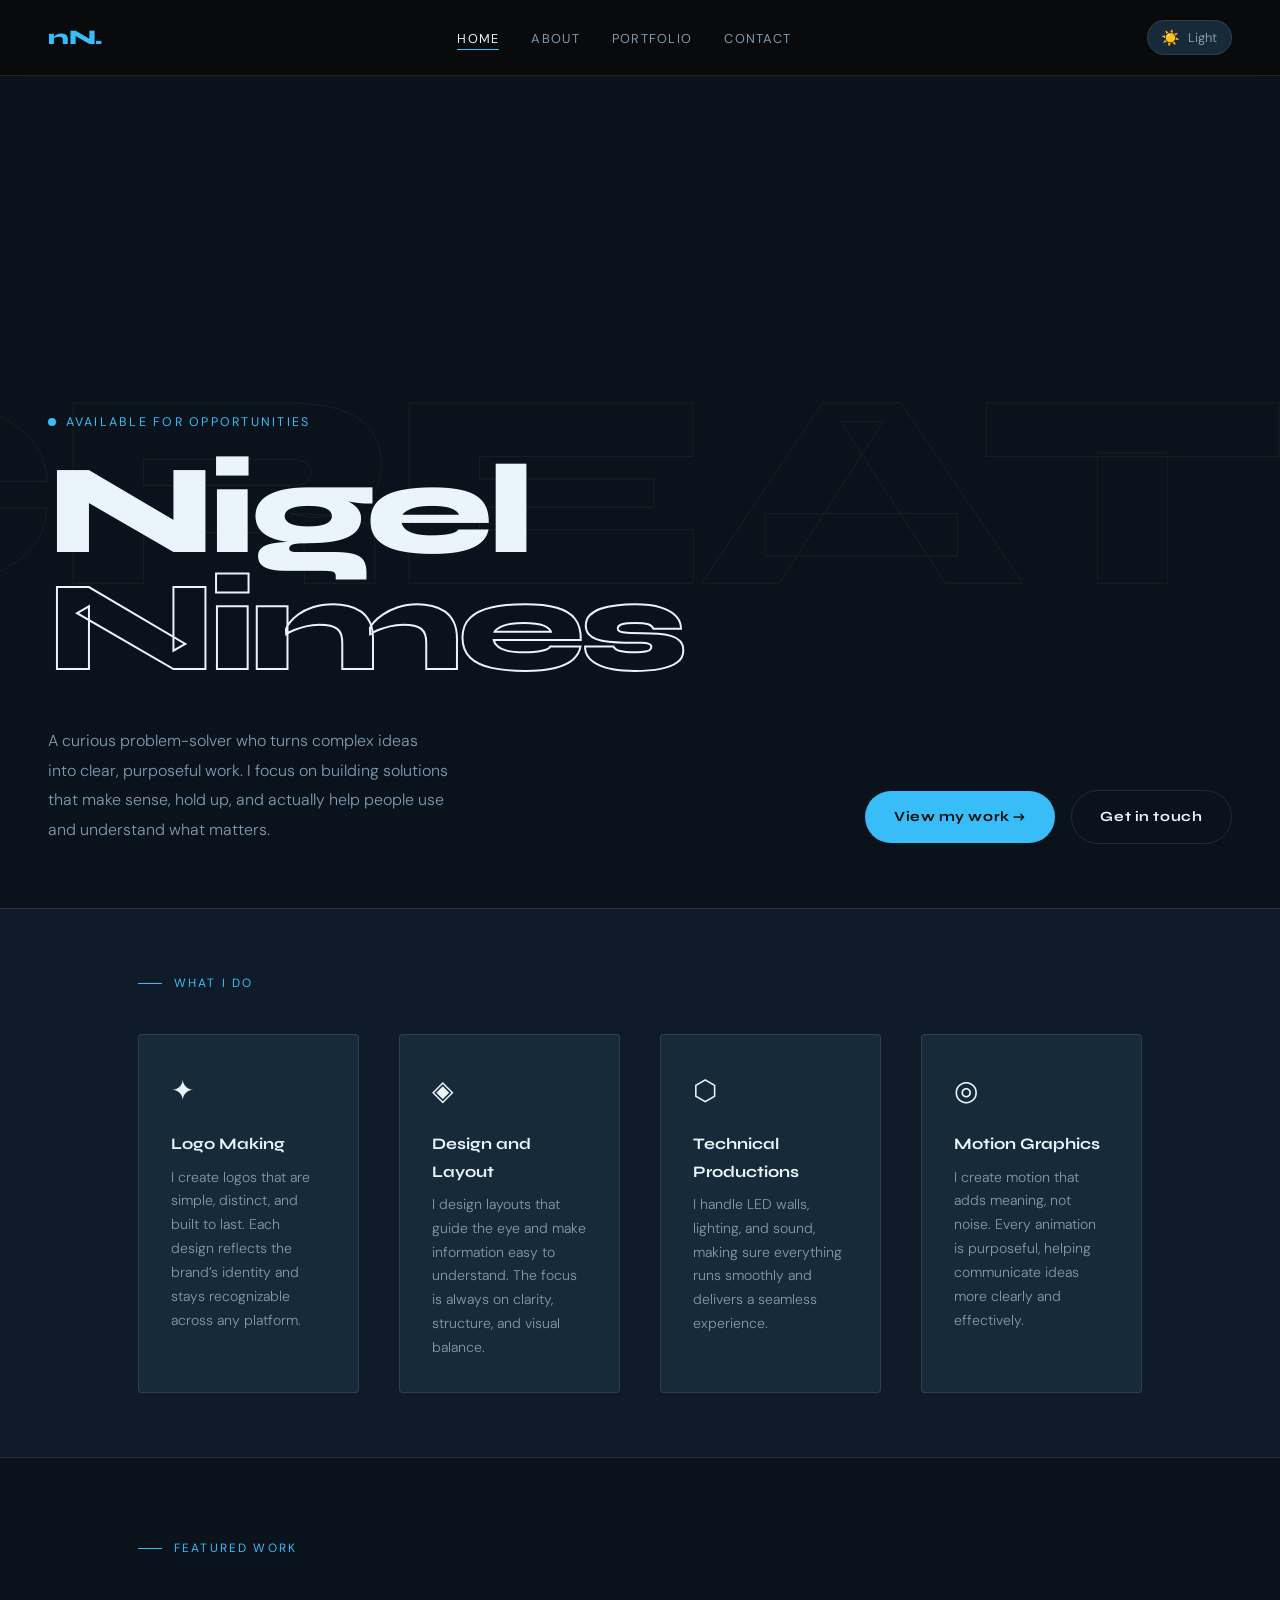
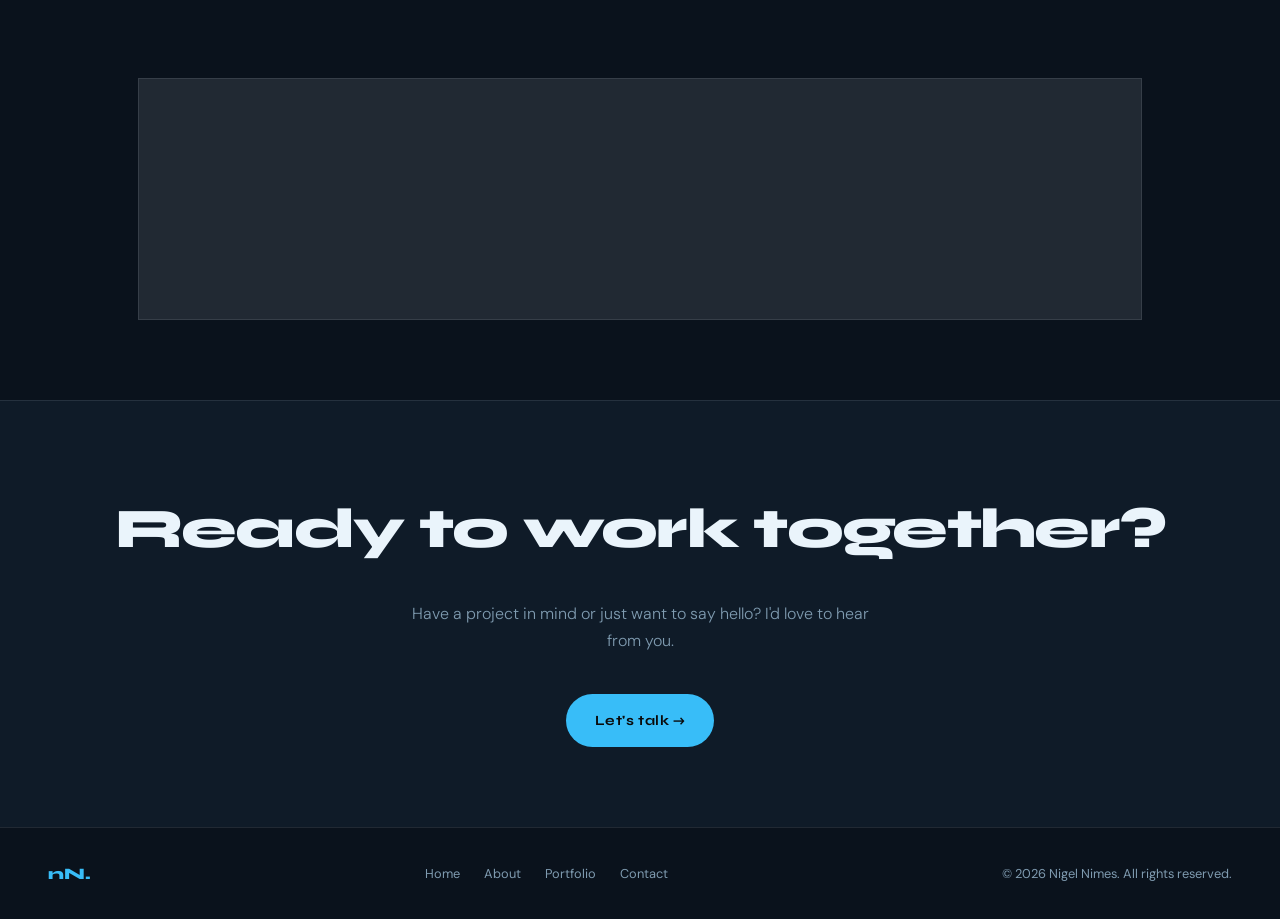
<file: index.html>
<!DOCTYPE html>
<html lang="en">
<head>
  <meta charset="UTF-8"/>
  <meta name="viewport" content="width=device-width, initial-scale=1.0"/>
  <title>Nigel Nimes — Portfolio</title>
  <link rel="preconnect" href="https://fonts.googleapis.com"/>
  <link href="https://fonts.googleapis.com/css2?family=Syne:wght@400;700;800&family=DM+Sans:ital,wght@0,300;0,400;0,500;1,300&display=swap" rel="stylesheet"/>
  <link rel="stylesheet" href="css/style.css"/>
  <style>
    .hero {
      min-height: calc(100vh - 68px);
      display: flex;
      flex-direction: column;
      justify-content: flex-end;
      padding: 4rem 3rem;
      position: relative;
      overflow: hidden;
    }

    .hero-watermark {
      position: absolute;
      top: 50%; left: 50%;
      transform: translate(-50%, -50%);
      font-family: var(--font-display);
      font-size: clamp(7rem, 22vw, 20rem);
      font-weight: 800;
      color: transparent;
      -webkit-text-stroke: 1px rgba(232,255,71,0.06);
      white-space: nowrap;
      pointer-events: none;
      user-select: none;
      letter-spacing: -0.04em;
      line-height: 1;
      transition: -webkit-text-stroke-color var(--transition);
    }

    body.light .hero-watermark {
      -webkit-text-stroke-color: rgba(92,122,0,0.07);
    }

    .hero-tag {
      font-size: 0.78rem;
      letter-spacing: 0.18em;
      text-transform: uppercase;
      color: var(--accent);
      margin-bottom: 1.25rem;
      display: flex;
      align-items: center;
      gap: 0.6rem;
      transition: color var(--transition);
    }

    .hero-tag::before {
      content: '';
      display: inline-block;
      width: 8px; height: 8px;
      border-radius: 50%;
      background: var(--accent);
      animation: pulse 2s infinite;
      transition: background var(--transition);
    }

    @keyframes pulse {
      0%, 100% { opacity: 1; transform: scale(1); }
      50% { opacity: 0.5; transform: scale(0.7); }
    }

    .hero-title {
      font-family: var(--font-display);
      font-size: clamp(3.5rem, 10vw, 9rem);
      font-weight: 800;
      line-height: 0.91;
      letter-spacing: -0.04em;
      margin-bottom: 2.5rem;
    }

    .hero-title .outline {
      color: transparent;
      -webkit-text-stroke: 2px var(--text);
      transition: -webkit-text-stroke-color var(--transition);
    }

    .hero-bottom {
      display: flex;
      justify-content: space-between;
      align-items: flex-end;
      gap: 2rem;
      flex-wrap: wrap;
    }

    .hero-desc {
      max-width: 400px;
      color: var(--muted);
      font-size: 1rem;
      font-weight: 300;
      line-height: 1.85;
    }

    .hero-actions { display: flex; gap: 1rem; align-items: center; flex-wrap: wrap; }

    .services-strip {
      padding: 4rem 3rem;
      border-top: 1px solid var(--border);
      border-bottom: 1px solid var(--border);
      background: var(--bg2);
      transition: background var(--transition), border-color var(--transition);
    }

    .services-grid {
      display: grid;
      grid-template-columns: repeat(auto-fit, minmax(200px, 1fr));
      gap: 2.5rem;
      margin-top: 2.5rem;
    }

    .service-card {
      padding: 2rem;
      border: 1px solid var(--border);
      border-radius: var(--radius);
      background: var(--bg3);
      transition: border-color 0.25s, background var(--transition);
    }

    .service-card:hover { border-color: var(--accent); }

    .service-icon {
      font-size: 1.75rem;
      margin-bottom: 1rem;
    }

    .service-name {
      font-family: var(--font-display);
      font-weight: 700;
      font-size: 1rem;
      margin-bottom: 0.5rem;
    }

    .service-desc {
      font-size: 0.88rem;
      color: var(--muted);
      font-weight: 300;
      line-height: 1.7;
    }

    .featured { padding: 5rem 3rem; }

    .featured-grid {
      display: grid;
      grid-template-columns: repeat(3, 1fr);
      gap: 1px;
      background: var(--border);
      border: 1px solid var(--border);
    }

    .featured-card {
      background: var(--bg);
      padding: 2rem;
      display: flex;
      flex-direction: column;
      gap: 1rem;
      transition: background 0.25s;
      cursor: pointer;
      position: relative;
      overflow: hidden;
      min-height: 240px;
      justify-content: space-between;
    }

    .featured-card::after {
      content: '';
      position: absolute;
      bottom: 0; left: 0; right: 0;
      height: 3px;
      background: var(--accent);
      transform: scaleX(0);
      transform-origin: left;
      transition: transform 0.3s ease;
    }

    .featured-card:hover { background: var(--bg2); }
    .featured-card:hover::after { transform: scaleX(1); }

    .featured-num {
      font-size: 0.7rem;
      letter-spacing: 0.1em;
      color: var(--muted);
      font-family: var(--font-display);
      font-weight: 700;
    }

    .featured-title {
      font-family: var(--font-display);
      font-size: 1.3rem;
      font-weight: 800;
      letter-spacing: -0.02em;
      line-height: 1.15;
    }

    .featured-tag {
      font-size: 0.72rem;
      letter-spacing: 0.07em;
      text-transform: uppercase;
      padding: 0.28rem 0.7rem;
      border-radius: 100px;
      background: var(--bg3);
      color: var(--muted);
      display: inline-block;
      transition: background var(--transition);
    }

    .cta-band {
      padding: 5rem 3rem;
      background: var(--bg2);
      border-top: 1px solid var(--border);
      text-align: center;
      transition: background var(--transition), border-color var(--transition);
    }

    .cta-band h2 {
      font-family: var(--font-display);
      font-size: clamp(2rem, 5vw, 3.5rem);
      font-weight: 800;
      letter-spacing: -0.03em;
      margin-bottom: 1.5rem;
    }

    .cta-band p {
      color: var(--muted);
      max-width: 480px;
      margin: 0 auto 2.5rem;
      font-weight: 300;
    }

    @media (max-width: 900px) {
      .hero { padding: 3rem 1.5rem; }
      .services-strip, .featured, .cta-band { padding: 3rem 1.5rem; }
      .featured-grid { grid-template-columns: 1fr; }
      .services-grid { grid-template-columns: 1fr 1fr; }
    }

    @media (max-width: 600px) {
      .services-grid { grid-template-columns: 1fr; }
    }
  </style>
</head>
<body>

  <nav>
    <a href="index.html" class="nav-logo">nN.</a>
    <ul class="nav-links">
      <li><a href="index.html">Home</a></li>
      <li><a href="pages/about.html">About</a></li>
      <li><a href="pages/portfolio.html">Portfolio</a></li>
      <li><a href="pages/contact.html">Contact</a></li>
    </ul>
    <button class="theme-toggle" onclick="toggleTheme()">
      <span class="theme-icon">☀️</span>
      <span class="theme-label">Light</span>
    </button>
  </nav>

  <section class="hero">
    <div class="hero-watermark">CREATE</div>
    <p class="hero-tag">Available for opportunities</p>
    <h1 class="hero-title">
      Nigel<br>
      <span class="outline">Nimes</span><br>
    
    </h1>
    <div class="hero-bottom">
      <p class="hero-desc">
A curious problem-solver who turns complex ideas into clear, purposeful work. I focus on building solutions that make sense, hold up, and actually help people use and understand what matters.      </p>
      <div class="hero-actions">
        <a href="pages/portfolio.html" class="btn btn-primary">View my work →</a>
        <a href="pages/contact.html" class="btn btn-outline">Get in touch</a>
      </div>
    </div>
  </section>

  <div class="services-strip">
    <div class="container">
      <p class="section-label reveal">What I do</p>
      <div class="services-grid">
        <div class="service-card reveal">
          <div class="service-icon">✦</div>
          <div class="service-name">Logo Making</div>
          <p class="service-desc">I create logos that are simple, distinct, and built to last. Each design reflects the brand’s identity and stays recognizable across any platform.</p>
        </div>
        <div class="service-card reveal">
          <div class="service-icon">◈</div>
          <div class="service-name">Design and Layout</div>
          <p class="service-desc">I design layouts that guide the eye and make information easy to understand. The focus is always on clarity, structure, and visual balance.</p>
        </div>
        <div class="service-card reveal">
          <div class="service-icon">⬡</div>
          <div class="service-name">Technical Productions</div>
          <p class="service-desc">I handle LED walls, lighting, and sound, making sure everything runs smoothly and delivers a seamless experience.</p>
        </div>
        <div class="service-card reveal">
          <div class="service-icon">◎</div>
          <div class="service-name">Motion Graphics</div>
          <p class="service-desc">I create motion that adds meaning, not noise. Every animation is purposeful, helping communicate ideas more clearly and effectively.</p>
        </div>
      </div>
    </div>
  </div>

  <section class="featured">
    <div class="container">
      <p class="section-label reveal">Featured work</p>
      <h2 class="section-title reveal">Selected projects.</h2>
      <div class="featured-grid">
        <a href="pages/portfolio.html" class="featured-card reveal">
          <span class="featured-num">01</span>
          <div>
            <h3 class="featured-title">Duaw Davao</h3>
            <span class="featured-tag">Motion Graphics</span>
          </div>
        </a>
        
        <a href="pages/portfolio.html" class="featured-card reveal">
          <span class="featured-num">02</span>
          <div>
            <h3 class="featured-title">Ateneo PE Day</h3>
            <span class="featured-tag">Events</span>
          </div>
        </a>
        <a href="pages/portfolio.html" class="featured-card reveal">
          <span class="featured-num">03</span>
          <div>
            <h3 class="featured-title">Meralco Rebranding</h3>
            <span class="featured-tag">Branding</span>
          </div>
        </a>
      </div>
    </div>
  </section>

  <div class="cta-band">
    <h2 class="reveal">Ready to work together?</h2>
    <p class="reveal">Have a project in mind or just want to say hello? I'd love to hear from you.</p>
    <a href="pages/contact.html" class="btn btn-primary reveal">Let's talk →</a>
  </div>

  <footer>
    <a href="index.html" class="footer-logo">nN.</a>
    <ul class="footer-links">
      <li><a href="index.html">Home</a></li>
      <li><a href="pages/about.html">About</a></li>
      <li><a href="pages/portfolio.html">Portfolio</a></li>
      <li><a href="pages/contact.html">Contact</a></li>
    </ul>
    <span>© 2026 Nigel Nimes. All rights reserved.</span>
  </footer>

  <script src="js/main.js"></script>
</body>
</html>
</file>
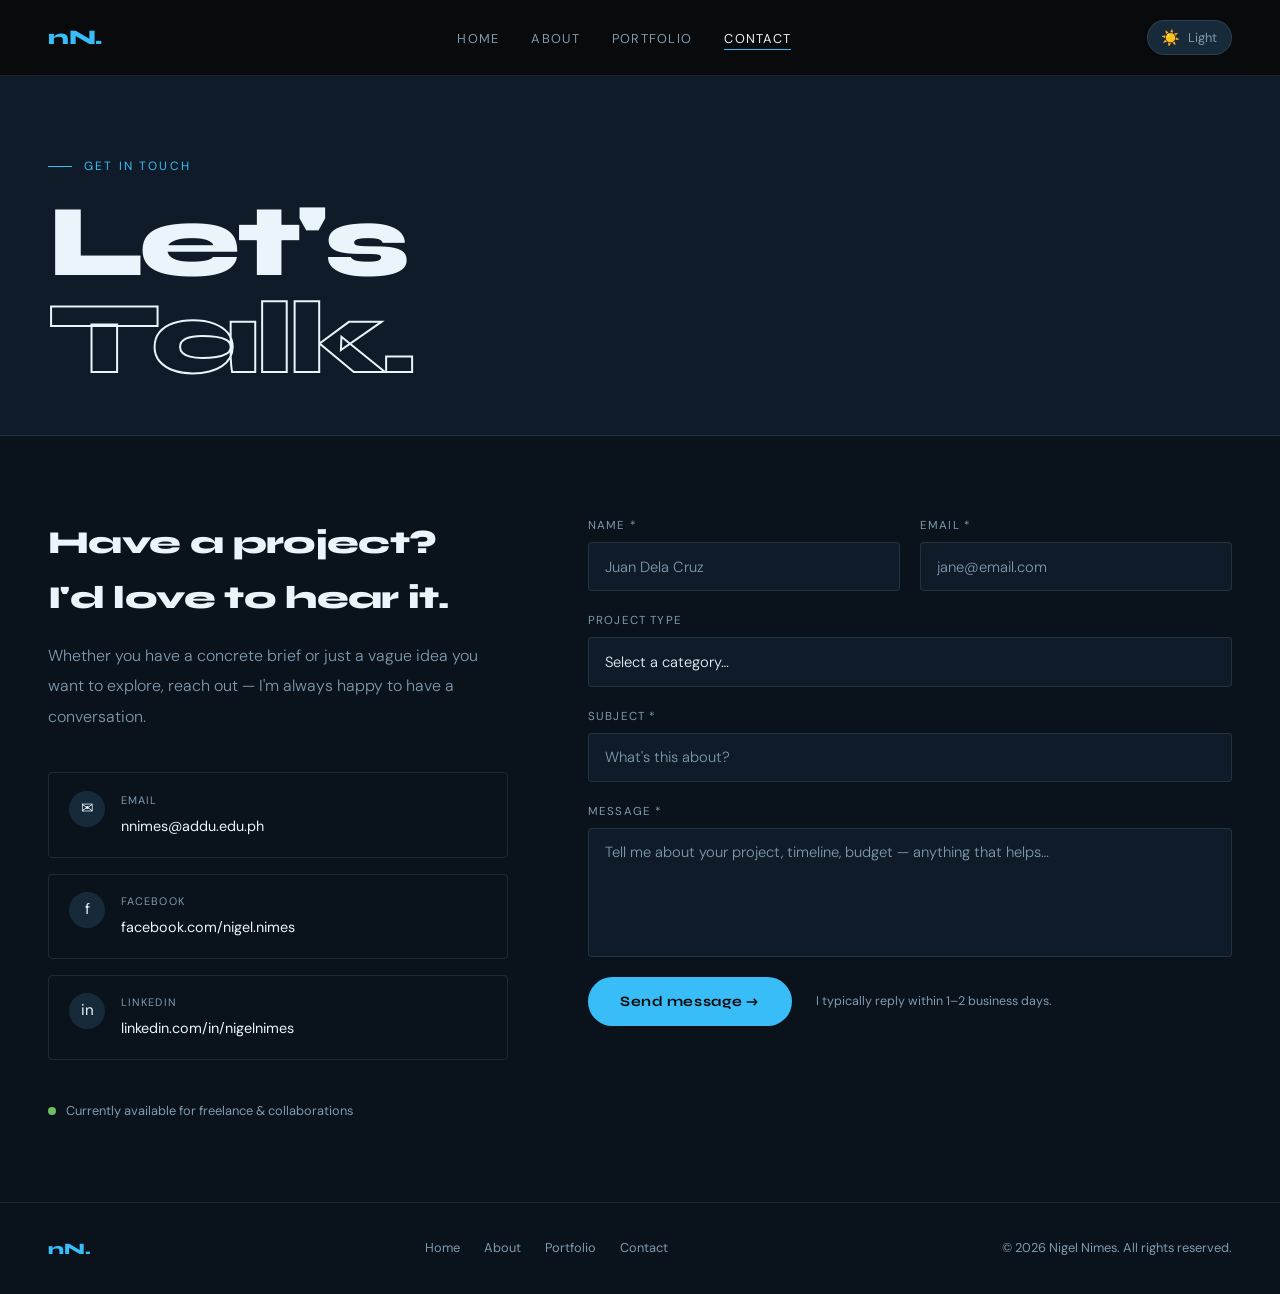
<file: pages/contact.html>
<!DOCTYPE html>
<html lang="en">
<head>
  <meta charset="UTF-8"/>
  <meta name="viewport" content="width=device-width, initial-scale=1.0"/>
  <title>Contact Me</title>
  <link rel="preconnect" href="https://fonts.googleapis.com"/>
  <link href="https://fonts.googleapis.com/css2?family=Syne:wght@400;700;800&family=DM+Sans:ital,wght@0,300;0,400;0,500;1,300&display=swap" rel="stylesheet"/>
  <link rel="stylesheet" href="../css/style.css"/>
  <style>
    .page-header {
      padding: 5rem 3rem 3rem;
      border-bottom: 1px solid var(--border);
      background: var(--bg2);
      transition: background var(--transition), border-color var(--transition);
    }

    .page-header h1 {
      font-family: var(--font-display);
      font-size: clamp(3rem, 8vw, 6.5rem);
      font-weight: 800;
      letter-spacing: -0.04em;
      line-height: 0.95;
    }

    .page-header h1 span {
      color: transparent;
      -webkit-text-stroke: 2px var(--text);
      transition: -webkit-text-stroke-color var(--transition);
    }

    .contact-section { padding: 5rem 3rem; }

    .contact-grid {
      display: grid;
      grid-template-columns: 1fr 1.4fr;
      gap: 5rem;
      align-items: start;
    }

    .contact-info h2 {
      font-family: var(--font-display);
      font-size: clamp(1.4rem, 3vw, 2rem);
      font-weight: 800;
      letter-spacing: -0.02em;
      margin-bottom: 1rem;
    }

    .contact-info > p {
      color: var(--muted);
      font-weight: 300;
      line-height: 1.9;
      margin-bottom: 2.5rem;
    }

    .contact-details { display: flex; flex-direction: column; gap: 1rem; margin-bottom: 2.5rem; }

    .contact-item {
      display: flex;
      align-items: flex-start;
      gap: 1rem;
      padding: 1.1rem 1.25rem;
      border: 1px solid var(--border);
      border-radius: var(--radius);
      text-decoration: none;
      color: var(--text);
      transition: border-color 0.2s, background 0.2s, border-color var(--transition);
    }

    .contact-item:hover {
      border-color: var(--accent);
      background: rgba(232,255,71,0.04);
    }

    body.light .contact-item:hover {
      background: rgba(92,122,0,0.04);
    }

    .contact-item-icon {
      width: 36px; height: 36px;
      border-radius: 50%;
      background: var(--bg3);
      display: flex;
      align-items: center;
      justify-content: center;
      font-size: 0.95rem;
      flex-shrink: 0;
      transition: background var(--transition);
    }

    .contact-item-text { }

    .contact-item-label {
      font-size: 0.68rem;
      letter-spacing: 0.1em;
      text-transform: uppercase;
      color: var(--muted);
      display: block;
      margin-bottom: 0.15rem;
    }

    .contact-item-value {
      font-size: 0.9rem;
      font-weight: 400;
    }

    .availability {
      display: flex;
      align-items: center;
      gap: 0.6rem;
      font-size: 0.8rem;
      color: var(--muted);
    }

    .avail-dot {
      width: 8px; height: 8px;
      border-radius: 50%;
      background: #6dbf67;
      animation: pulse 2s infinite;
    }

    @keyframes pulse {
      0%, 100% { opacity: 1; transform: scale(1); }
      50% { opacity: 0.5; transform: scale(0.7); }
    }

    .contact-form { display: flex; flex-direction: column; gap: 1.25rem; }

    .form-row { display: grid; grid-template-columns: 1fr 1fr; gap: 1.25rem; }

    .form-group { display: flex; flex-direction: column; gap: 0.4rem; }

    .form-group label {
      font-size: 0.72rem;
      letter-spacing: 0.1em;
      text-transform: uppercase;
      color: var(--muted);
    }

    .form-group input,
    .form-group textarea,
    .form-group select {
      background: var(--bg2);
      border: 1px solid var(--border);
      border-radius: var(--radius);
      padding: 0.85rem 1rem;
      color: var(--text);
      font-family: var(--font-body);
      font-size: 0.92rem;
      font-weight: 300;
      outline: none;
      transition: border-color 0.2s, background var(--transition), color var(--transition);
      resize: none;
      appearance: none;
    }

    .form-group input::placeholder,
    .form-group textarea::placeholder { color: var(--muted); }

    .form-group input:focus,
    .form-group textarea:focus,
    .form-group select:focus { border-color: var(--accent); }

    .form-group input.error,
    .form-group textarea.error { border-color: #e24b4a; }

    .field-error {
      font-size: 0.72rem;
      color: #e24b4a;
      display: none;
      margin-top: 0.2rem;
    }

    .form-group select option { background: var(--bg); color: var(--text); }

    .btn-submit {
      background: var(--accent);
      color: #0a0a0a;
      font-family: var(--font-display);
      font-weight: 700;
      font-size: 0.9rem;
      letter-spacing: 0.04em;
      padding: 1rem 2rem;
      border: none;
      border-radius: 100px;
      cursor: pointer;
      align-self: flex-start;
      transition: transform 0.2s, background 0.2s;
    }

    .btn-submit:hover { transform: scale(1.04); background: var(--accent-dark); }
    .btn-submit:disabled { opacity: 0.7; cursor: not-allowed; transform: none; }

    .form-note {
      font-size: 0.78rem;
      color: var(--muted);
      align-self: center;
    }

    .map-section {
      padding: 0 3rem 5rem;
    }

    .map-placeholder {
      background: var(--bg2);
      border: 1px solid var(--border);
      border-radius: var(--radius);
      height: 200px;
      display: flex;
      align-items: center;
      justify-content: center;
      flex-direction: column;
      gap: 0.75rem;
      color: var(--muted);
      font-size: 0.85rem;
      transition: background var(--transition), border-color var(--transition);
    }

    .map-placeholder span { font-size: 1.5rem; }

    @media (max-width: 900px) {
      .page-header, .contact-section, .map-section { padding-left: 1.5rem; padding-right: 1.5rem; }
      .contact-grid { grid-template-columns: 1fr; gap: 3rem; }
      .form-row { grid-template-columns: 1fr; }
    }
  </style>
</head>
<body>

  <nav>
    <a href="../index.html" class="nav-logo">nN.</a>
    <ul class="nav-links">
      <li><a href="../index.html">Home</a></li>
      <li><a href="about.html">About</a></li>
      <li><a href="portfolio.html">Portfolio</a></li>
      <li><a href="contact.html">Contact</a></li>
    </ul>
    <button class="theme-toggle" onclick="toggleTheme()">
      <span class="theme-icon">☀️</span>
      <span class="theme-label">Light</span>
    </button>
  </nav>

  <div class="page-header">
    <p class="section-label">Get in touch</p>
    <h1>Let's<br><span>Talk.</span></h1>
  </div>

  <section class="contact-section">
    <div class="contact-grid">

      <div class="contact-info">
        <h2 class="reveal">Have a project?<br>I'd love to hear it.</h2>
        <p class="reveal">Whether you have a concrete brief or just a vague idea you want to explore, reach out — I'm always happy to have a conversation.</p>

        <div class="contact-details reveal">
          <a href="mailto:nnimes@addu.edu.ph" class="contact-item">
            <div class="contact-item-icon">✉</div>
            <div class="contact-item-text">
              <span class="contact-item-label">Email</span>
              <span class="contact-item-value">nnimes@addu.edu.ph</span>
            </div>
          </a>
          <a href="https://web.facebook.com/nigel.nimes" target="_blank" class="contact-item">
            <div class="contact-item-icon">f</div>
            <div class="contact-item-text">
              <span class="contact-item-label">Facebook</span>
              <span class="contact-item-value">facebook.com/nigel.nimes</span>
            </div>
          </a>
          <a href="https://www.linkedin.com/in/nigelnimes/" target="_blank" class="contact-item">
            <div class="contact-item-icon">in</div>
            <div class="contact-item-text">
              <span class="contact-item-label">LinkedIn</span>
              <span class="contact-item-value">linkedin.com/in/nigelnimes</span>
            </div>
          </a>
        </div>

        <div class="availability reveal">
          <div class="avail-dot"></div>
          Currently available for freelance &amp; collaborations
        </div>
      </div>

      
      <form class="contact-form reveal" id="contactForm" novalidate>
        <div class="form-row">
          <div class="form-group">
            <label for="fname">Name *</label>
            <input type="text" id="fname" name="name" placeholder="Juan Dela Cruz" required/>
            <span class="field-error">Please enter your name.</span>
          </div>
          <div class="form-group">
            <label for="femail">Email *</label>
            <input type="email" id="femail" name="email" placeholder="jane@email.com" required/>
            <span class="field-error">Please enter your email.</span>
          </div>
        </div>
        <div class="form-group">
          <label for="ftype">Project type</label>
          <select id="ftype" name="type">
            <option value="" disabled selected>Select a category…</option>
            <option>Design project</option>
            <option>Development project</option>
            <option>Branding / Identity</option>
            <option>Collaboration</option>
            <option>Other inquiry</option>
          </select>
        </div>
        <div class="form-group">
          <label for="fsubject">Subject *</label>
          <input type="text" id="fsubject" name="subject" placeholder="What's this about?" required/>
          <span class="field-error">Please enter a subject.</span>
        </div>
        <div class="form-group">
          <label for="fmessage">Message *</label>
          <textarea id="fmessage" name="message" rows="5" placeholder="Tell me about your project, timeline, budget — anything that helps…" required></textarea>
          <span class="field-error">Please enter your message.</span>
        </div>
        <div style="display:flex;align-items:center;gap:1.5rem;flex-wrap:wrap;">
          <button type="submit" class="btn-submit">Send message →</button>
          <span class="form-note">I typically reply within 1–2 business days.</span>
        </div>
      </form>
    </div>
  </section>

  <footer>
    <a href="../index.html" class="footer-logo">nN.</a>
    <ul class="footer-links">
      <li><a href="../index.html">Home</a></li>
      <li><a href="about.html">About</a></li>
      <li><a href="portfolio.html">Portfolio</a></li>
      <li><a href="contact.html">Contact</a></li>
    </ul>
    <span>© 2026 Nigel Nimes. All rights reserved.</span>
  </footer>

  <script src="../js/main.js"></script>
</body>
</html>
</file>
<file: css/style.css>
/* ── RESET & ROOT ── */
*, *::before, *::after { box-sizing: border-box; margin: 0; padding: 0; }

:root {
  --bg: #0a121c;
  --bg2: #0f1b28;
  --bg3: #172a3a;
  --text: #eaf4fb;
  --muted: #7f9bb0;
  --border: rgba(234,244,251,0.1);
  --accent: #38bdf8;
  --accent-dark: #0ea5e9;
  --accent2: #22d3ee;
  --font-display: 'Syne', sans-serif;
  --font-body: 'DM Sans', sans-serif;
  --radius: 4px;
  --transition: 0.3s ease;
}

/* Light mode */
body.light {
  --bg: #eef7fc;
  --bg2: #e1f0f9;
  --bg3: #d0e7f4;
  --text: #0c2a3d;
  --muted: #5c7d90;
  --border: rgba(12,42,61,0.12);
  --accent: #0284c7;
  --accent-dark: #036ba1;
}

/* ── BASE ── */
html { scroll-behavior: smooth; }

body {
  background: var(--bg);
  color: var(--text);
  font-family: var(--font-body);
  font-size: 16px;
  line-height: 1.7;
  transition: background var(--transition), color var(--transition);
}

a { color: inherit; text-decoration: none; }
img { width: 100%; height: 100%; object-fit: cover; }

/* ── NAVIGATION ── */
nav {
  position: sticky;
  top: 0;
  z-index: 100;
  display: flex;
  justify-content: space-between;
  align-items: center;
  padding: 1.25rem 3rem;
  background: rgba(10,10,10,0.88);
  backdrop-filter: blur(14px);
  border-bottom: 1px solid var(--border);
  transition: background var(--transition), border-color var(--transition);
}

body.light nav {
  background: rgba(245,244,240,0.88);
}

.nav-logo {
  font-family: var(--font-display);
  font-weight: 800;
  font-size: 1.3rem;
  letter-spacing: -0.02em;
  color: var(--accent);
  transition: color var(--transition);
}

.nav-links {
  display: flex;
  align-items: center;
  gap: 2rem;
  list-style: none;
}

.nav-links a {
  font-size: 0.8rem;
  font-weight: 400;
  color: var(--muted);
  letter-spacing: 0.1em;
  text-transform: uppercase;
  transition: color 0.2s;
  padding-bottom: 2px;
  border-bottom: 1.5px solid transparent;
}

.nav-links a:hover,
.nav-links a.active {
  color: var(--text);
  border-bottom-color: var(--accent);
}

/* Dark/Light toggle */
.theme-toggle {
  background: var(--bg3);
  border: 1px solid var(--border);
  border-radius: 100px;
  padding: 0.4rem 0.85rem;
  cursor: pointer;
  display: flex;
  justify-content: flex-end;
  align-items: center;
  gap: 0.5rem;
  font-size: 0.8rem;
  color: var(--muted);
  font-family: var(--font-body);
  transition: background var(--transition), color 0.2s, border-color var(--transition);
}

.theme-toggle:hover { color: var(--text); }

.theme-icon { font-size: 0.95rem; }

/* ── FOOTER ── */
footer {
  padding: 2rem 3rem;
  border-top: 1px solid var(--border);
  display: flex;
  justify-content: space-between;
  align-items: center;
  color: var(--muted);
  font-size: 0.8rem;
  flex-wrap: wrap;
  gap: 0.75rem;
  transition: border-color var(--transition);
}

.footer-logo {
  font-family: var(--font-display);
  font-weight: 800;
  color: var(--accent);
  font-size: 1rem;
  transition: color var(--transition);
}

.footer-links {
  display: flex;
  gap: 1.5rem;
  list-style: none;
}

.footer-links a {
  color: var(--muted);
  font-size: 0.8rem;
  transition: color 0.2s;
}

.footer-links a:hover { color: var(--text); }

/* ── SHARED LAYOUT ── */
.container {
  max-width: 1100px;
  margin: 0 auto;
  padding: 0 3rem;
}

.section-label {
  font-size: 0.75rem;
  font-weight: 400;
  letter-spacing: 0.18em;
  text-transform: uppercase;
  color: var(--accent);
  margin-bottom: 1rem;
  display: flex;
  align-items: center;
  gap: 0.75rem;
  transition: color var(--transition);
}

.section-label::before {
  content: '';
  display: block;
  width: 24px;
  height: 1px;
  background: var(--accent);
  transition: background var(--transition);
}

.section-title {
  font-family: var(--font-display);
  font-size: clamp(2rem, 5vw, 3.75rem);
  font-weight: 800;
  letter-spacing: -0.03em;
  line-height: 1.05;
  margin-bottom: 2.5rem;
}

/* ── BUTTONS ── */
.btn {
  display: inline-flex;
  align-items: center;
  gap: 0.6rem;
  font-family: var(--font-display);
  font-weight: 700;
  font-size: 0.88rem;
  letter-spacing: 0.04em;
  padding: 0.9rem 1.8rem;
  border-radius: 100px;
  cursor: pointer;
  transition: transform 0.2s, background 0.2s;
  border: none;
}

.btn-primary {
  background: var(--accent);
  color: #0a0a0a;
}

.btn-primary:hover { transform: scale(1.04); background: var(--accent-dark); }

.btn-outline {
  background: transparent;
  color: var(--text);
  border: 1px solid var(--border);
}

.btn-outline:hover { border-color: var(--accent); color: var(--accent); }

/* ── REVEAL ANIMATION ── */
.reveal {
  opacity: 0;
  transform: translateY(24px);
  transition: opacity 0.65s ease, transform 0.65s cubic-bezier(0.16,1,0.3,1);
}

.reveal.visible { opacity: 1; transform: none; }

/* ── RESPONSIVE ── */
@media (max-width: 900px) {
  nav { padding: 1rem 1.5rem; }
  .container { padding: 0 1.5rem; }
  footer { padding: 1.5rem; }
}

@media (max-width: 600px) {
  .nav-links { gap: 1rem; }
  .nav-links a { font-size: 0.72rem; }
}
</file>
